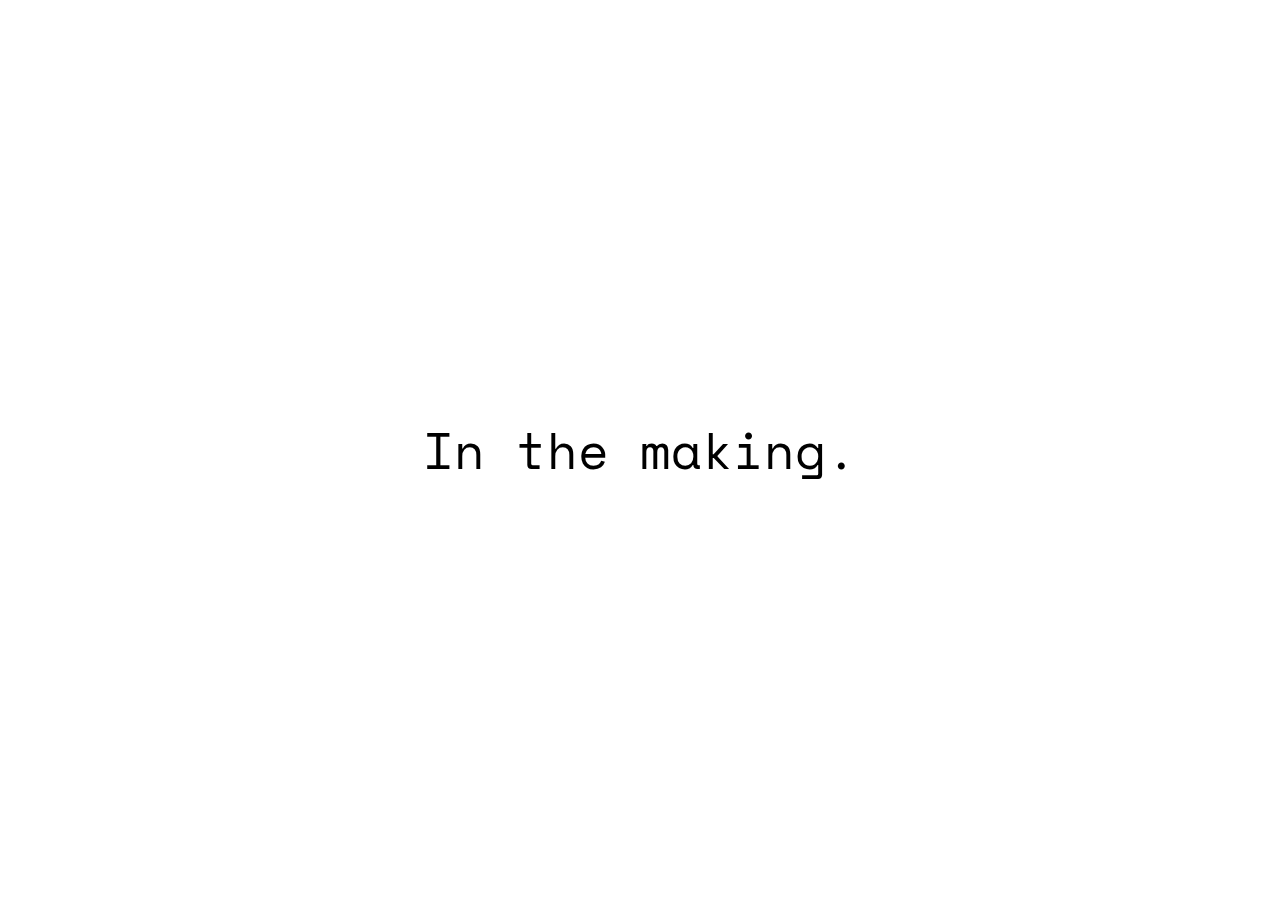
<file: default.html>
<html lang="en">
<head>
<meta charset="UTF-8" />
        <link rel="preconnect" href="https://fonts.googleapis.com" />
        <link rel="preconnect" href="https://fonts.gstatic.com" crossorigin />
        <link
            href="https://fonts.googleapis.com/css2?family=Anonymous+Pro:ital,wght@0,400;0,700;1,400;1,700&family=IBM+Plex+Mono:ital,wght@0,100;0,200;0,300;0,400;0,500;0,600;0,700;1,100;1,200;1,300;1,400;1,500;1,600;1,700&family=Space+Mono:ital,wght@0,400;0,700;1,400;1,700&display=swap"
            rel="stylesheet"
        />
        <link rel="preconnect" href="https://fonts.googleapis.com" />
        <link rel="preconnect" href="https://fonts.gstatic.com" crossorigin />
        <link
            href="https://fonts.googleapis.com/css2?family=IBM+Plex+Mono:ital,wght@0,100;0,200;0,300;0,400;0,500;0,600;0,700;1,100;1,200;1,300;1,400;1,500;1,600;1,700&family=Space+Mono:ital,wght@0,400;0,700;1,400;1,700&display=swap"
            rel="stylesheet"
        />
        <meta name="viewport" content="width=device-width, initial-scale=1.0" />
        <style>
            body {
                height: 100vh;
                margin: 0;
                display: flex;
                justify-content: center;
                align-items: center;
            }
            p {
                font-family: "Space Mono", monospace;
                font-size: 50px;
            }
            p span:hover {
                color: royalblue;
            }
            ::selection {
                background-color: royalblue;
                color: #F5DEB3;
            }
        </style>
</head>
<body>
    <p>In the making.</p>
    <script>
                    const paragraphs = document.querySelectorAll("p");

            paragraphs.forEach((p) => {
                const words = p.textContent
                    .split(" ")
                    .filter((word) => word.length > 0);
                p.innerHTML = words
                    .map((word) => `<span>${word}</span>`)
                    .join(" ");
            });
    </script>
</body>
</html>
</file>
